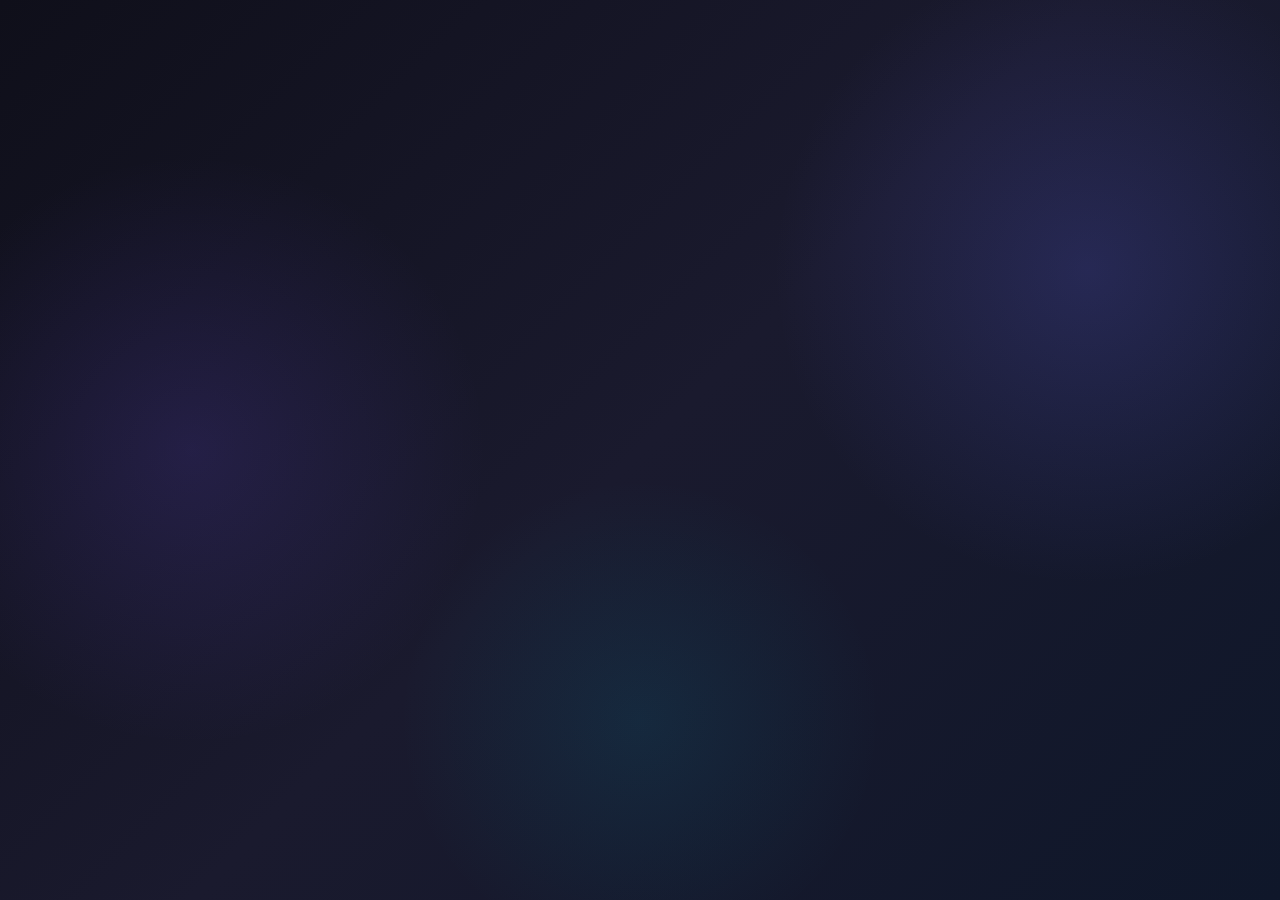
<file: index.html>
<!DOCTYPE html>
<html lang="en">
<head>
    <meta charset="UTF-8">
    <meta http-equiv="refresh" content="0; url=html/index.html">
    <meta name="viewport" content="width=device-width, initial-scale=1.0">
    <title>Login Form</title>
</head>
<body>
</body>
</html>
</file>
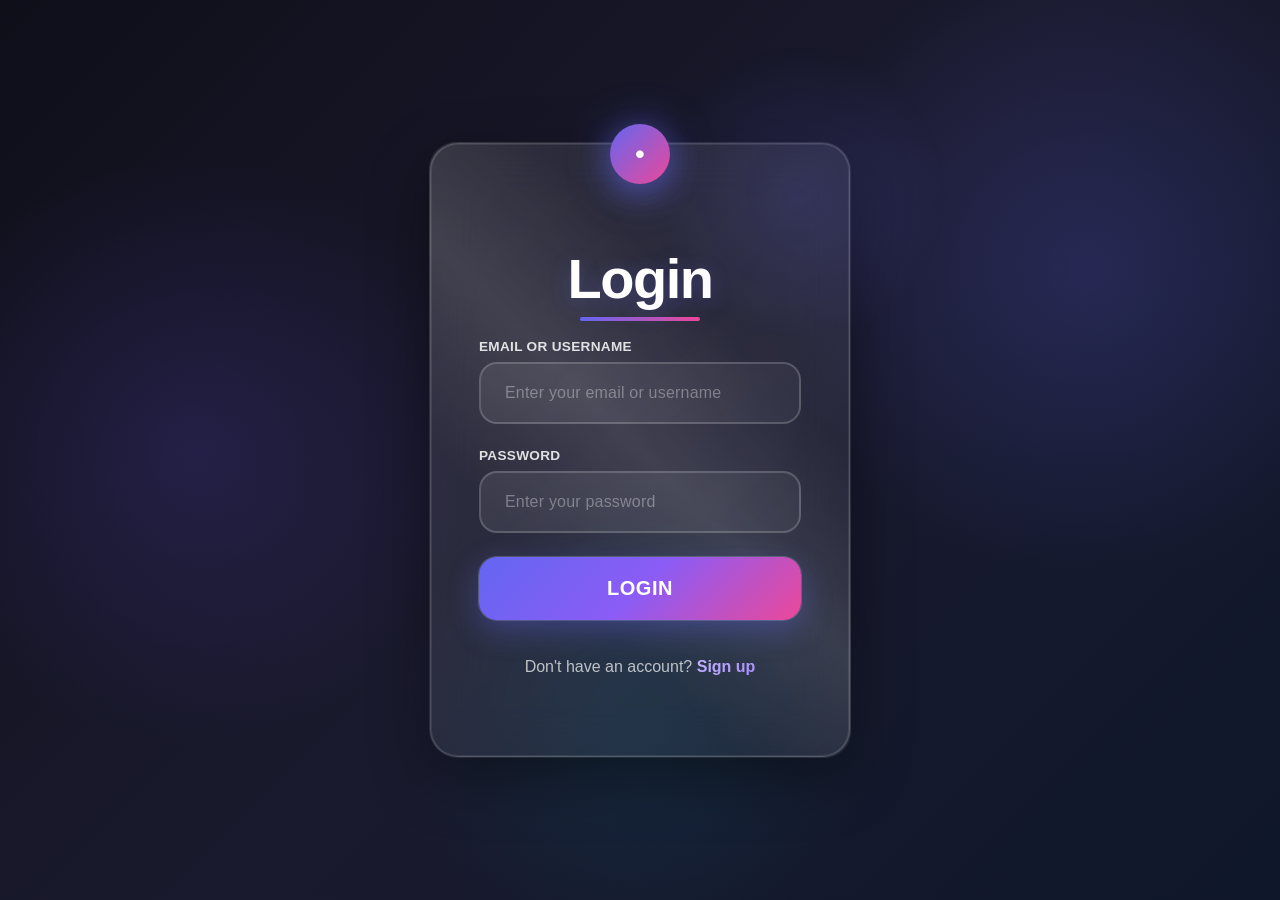
<file: html/index.html>
<!DOCTYPE html>
<html lang="en">

<head>
    <meta charset="UTF-8">
    <meta name="viewport" content="width=device-width, initial-scale=1.0">
    <title>Login Page</title>
    <link rel="stylesheet" href="../css/design.css">
    <link rel="stylesheet" href="../css/container.css">
    <link rel="stylesheet" href="../css/inputs.css">
    <link rel="stylesheet" href="../css/buttons.css">
    <link rel="stylesheet" href="../css/texts.css">
    <link rel="stylesheet" href="../animate/animate.css">
</head>

<body class="wholebody">
    <main class="login-container">
        <section class="login-card">
            <div class="login-icon" aria-hidden="true">•</div>
            <h1 class="logtext">Login</h1>
            <form action="../html/button.html" method="get">
                <div class="inbox">
                    <div class="input-group">
                        <label for="email">Email or Username</label>
                        <input type="text" id="email" name="email" placeholder="Enter your email or username" autocomplete="username" required>
                    </div>
                    <div class="input-group">
                        <label for="password">Password</label>
                        <input type="password" id="password" name="password" placeholder="Enter your password" autocomplete="current-password" required>
                    </div>
                </div>
                
                <div class="form-actions">
                    <button type="submit" class="login-btn" id="loginBtn">Login</button>
                </div>
                
                <p class="signup-text">
                    Don't have an account? <a href="../html/index.html" class="signup-link">Sign up</a>
                </p>
            </form>
        </section>
    </main>


</body>

</html>
</file>
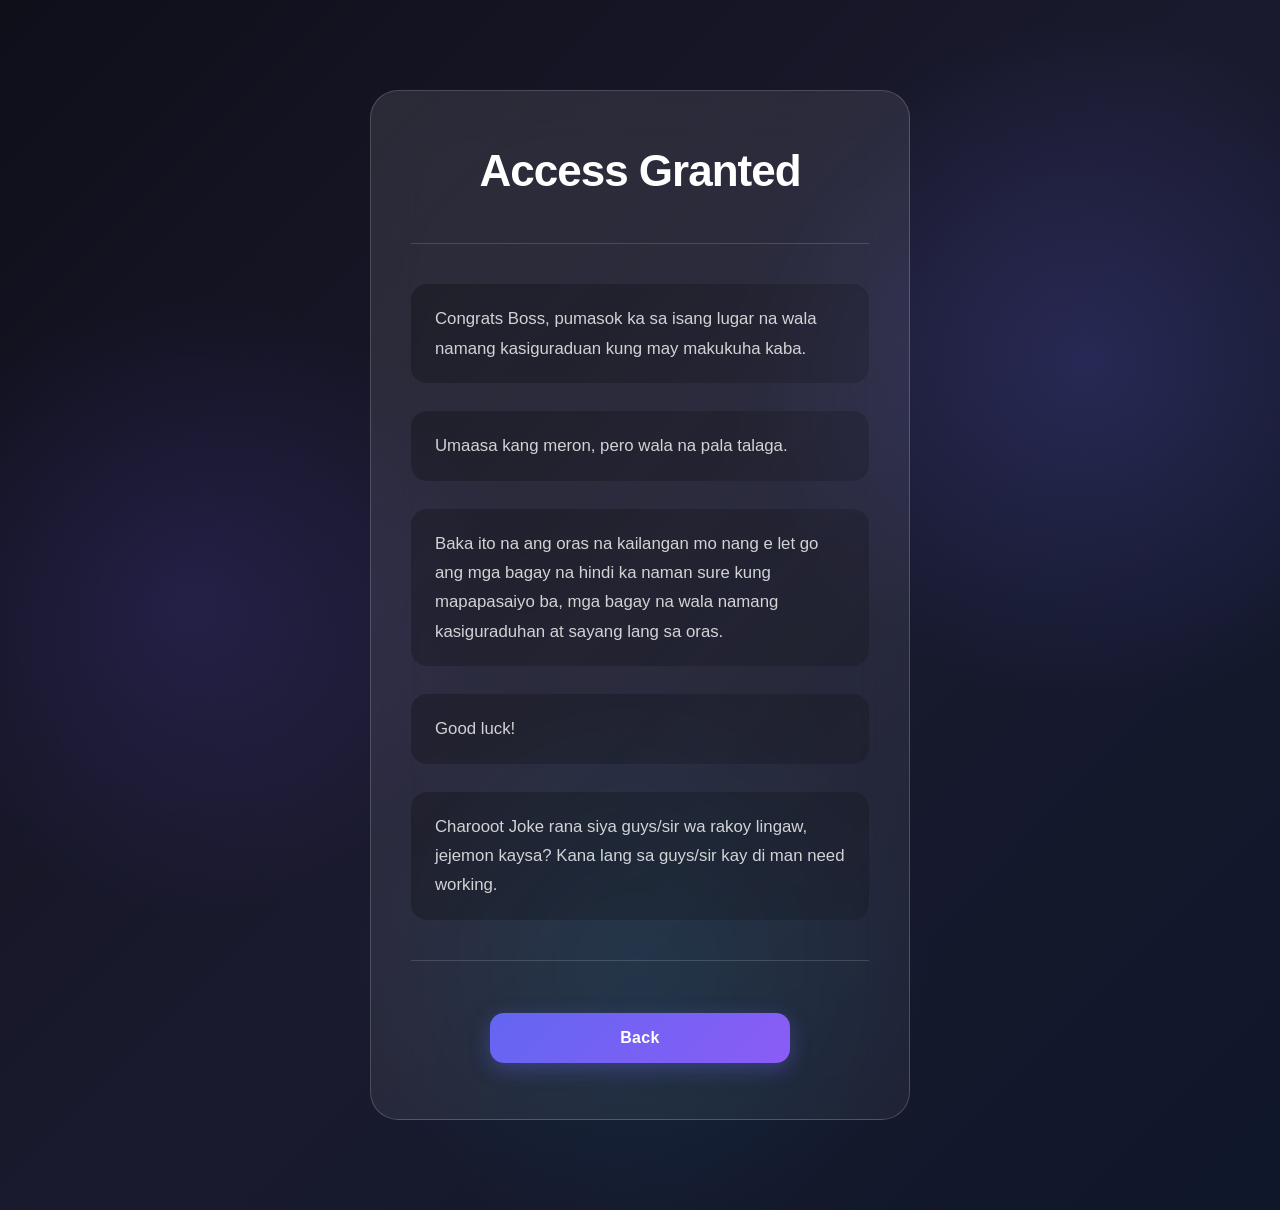
<file: html/button.html>
<!DOCTYPE html>
<html lang="en">
<head>
    <meta charset="UTF-8">
    <meta name="viewport" content="width=device-width, initial-scale=1.0">
    <title>Success</title>
    <link rel="stylesheet" href="../css/design.css">
    <link rel="stylesheet" href="../css/container.css">
    <link rel="stylesheet" href="../css/inputs.css">
    <link rel="stylesheet" href="../css/buttons.css">
    <link rel="stylesheet" href="../css/texts.css">
    <link rel="stylesheet" href="../animate/animate.css">
</head>
<body class="wholebody">
    <main class="message-container">
        <article class="message-card">
            <header class="message-header">
                <h1>Access Granted</h1>
                
            </header>
            <div class="message-content">
                <p>
                    Congrats Boss, pumasok ka sa isang lugar na wala namang kasiguraduan kung may makukuha kaba.
                </p>
                <p>
                    Umaasa kang meron, pero wala na pala talaga.
                </p>
                <p>
                    Baka ito na ang oras na kailangan mo nang e let go ang mga bagay na hindi ka naman sure kung mapapasaiyo ba, mga bagay na wala namang kasiguraduhan at sayang lang sa oras.
                </p>
                <p>   
                    Good luck!
                </p> 
                <p>
                    Charooot Joke rana siya guys/sir wa rakoy lingaw, jejemon kaysa? Kana lang sa guys/sir kay di man need working.
                </p>
            </div>
            <footer class="message-footer">
                <a href="../html/index.html" class="back-btn" aria-label="Return to authentication portal">Back</a>
            </footer>
        </article>
    </main>
</body>
</html>
</file>
<file: css/design.css>
.wholebody {
    justify-content: center;
    align-items: center;
    margin: 0;
    display: flex;
    background: 
        radial-gradient(circle at 15% 50%, rgba(120, 86, 255, 0.15) 0%, transparent 25%),
        radial-gradient(circle at 85% 30%, rgba(99, 102, 241, 0.2) 0%, transparent 25%),
        radial-gradient(circle at 50% 80%, rgba(6, 182, 212, 0.1) 0%, transparent 25%),
        linear-gradient(135deg, #0f0f1a 0%, #1a1a2e 50%, #0f172a 100%);
    min-height: 100vh;
    font-family: 'Inter', -apple-system, BlinkMacSystemFont, 'Segoe UI', Roboto, sans-serif;
}

/* Responsive Design */
@media (max-width: 768px) {
    .wholebody {
        padding: 20px;
    }
}

@media (max-width: 480px) {
    .wholebody {
        padding: 16px;
    }
}

@media (max-width: 380px) {
    .wholebody {
        padding: 12px;
    }
}
</file>
<file: css/container.css>
.login-container {
    display: flex;
    justify-content: center;
    align-items: center;
    width: 100%;
}

.login-card {
    position: relative;
    margin-top: 10vh;
    margin-bottom: 10vh ;
    background: linear-gradient(135deg, rgba(255, 255, 255, 0.1) 0%, rgba(255, 255, 255, 0.05) 100%);
    backdrop-filter: blur(24px);
    -webkit-backdrop-filter: blur(24px);
    display: flex;
    flex-direction: column;
    justify-content: center;
    padding: 56px 48px;
    border-radius: 28px;
    width: 420px;
    box-sizing: border-box;
    box-shadow: 
        0 20px 60px rgba(0, 0, 0, 0.4),
        0 0 0 1px rgba(255, 255, 255, 0.12),
        inset 0 0 0 1px rgba(255, 255, 255, 0.08);
    transition: transform 0.4s cubic-bezier(0.34, 1.56, 0.64, 1), box-shadow 0.4s ease, border-color 0.3s ease;
    border: 1px solid rgba(255, 255, 255, 0.18);
}

.login-card:hover {
    transform: translateY(-6px) scale(1.01);
    box-shadow: 
        0 30px 80px rgba(0, 0, 0, 0.5),
        0 0 0 1px rgba(255, 255, 255, 0.2),
        inset 0 0 0 1px rgba(255, 255, 255, 0.12);
    border-color: rgba(99, 102, 241, 0.3);
}

.message {
    align-items: center;
}

/* Semantic class for screen readers */
.visually-hidden {
    position: absolute;
    width: 1px;
    height: 1px;
    padding: 0;
    margin: -1px;
    overflow: hidden;
    clip: rect(0, 0, 0, 0);
    white-space: nowrap;
    border: 0;
}

/* Message card improvements */
.message-card {
    position: relative;
    margin: 10vh auto;
    max-width: 900px;
    width: calc(100% - 40vh);
    background: linear-gradient(135deg, rgba(255, 255, 255, 0.1) 0%, rgba(255, 255, 255, 0.05) 100%);
    backdrop-filter: blur(24px);
    -webkit-backdrop-filter: blur(24px);
    border-radius: 28px;
    padding: 56px 40px;
    border: 1px solid rgba(255, 255, 255, 0.18);
    box-sizing: border-box;
}

.message-content p {
    transition: all 0.3s cubic-bezier(0.4, 0, 0.2, 1);
}

.message-header {
    display: flex;
    flex-direction: column;
    align-items: center;
    margin-bottom: 40px;
    padding-bottom: 32px;
    border-bottom: 1px solid rgba(255, 255, 255, 0.15);
}

.message-header h1 {
    font-family: 'Inter', -apple-system, BlinkMacSystemFont, 'Segoe UI', Roboto, sans-serif;
    font-weight: 700;
    font-size: 2.75rem;
    color: #ffffff;
    margin: 0 0 16px 0;
    line-height: 1.1;
    letter-spacing: -1px;
    text-align: center;
}



@keyframes successPulse {
    0%, 100% {
        box-shadow: 0 8px 30px rgba(99, 102, 241, 0.5);
        transform: scale(1);
    }
    50% {
        box-shadow: 0 8px 40px rgba(99, 102, 241, 0.7);
        transform: scale(1.05);
    }
}

.message-content {
    display: flex;
    flex-direction: column;
    gap: 28px;
    color: rgba(255, 255, 255, 0.8);
    font-family: 'Inter', -apple-system, BlinkMacSystemFont, 'Segoe UI', Roboto, sans-serif;
    font-size: 1.05rem;
    line-height: 1.75;
}

.message-content p {
    margin: 0;
    padding: 20px 24px;
    background: linear-gradient(135deg, rgba(0, 0, 0, 0.25) 0%, rgba(0, 0, 0, 0.15) 100%);
    border-radius: 16px;
    
    transition: all 0.3s ease;
    position: relative;
}

.message-content p::before {
    content: '';
    position: absolute;
    left: 12px;
    top: 20px;
    bottom: 20px;
    width: 3px;
    
    border-radius: 2px;
    opacity: 0.6;
}

.message-content p:hover {
    background: linear-gradient(135deg, rgba(0, 0, 0, 0.35) 0%, rgba(0, 0, 0, 0.25) 100%);
    transform: translateX(8px);
    border-left-color: #818cf8;
}

.message-footer {
    margin-top: 40px;
    padding-top: 32px;
    border-top: 1px solid rgba(255, 255, 255, 0.15);
    text-align: center;
}

.message-footer p {
    color: rgba(255, 255, 255, 0.65);
    margin: 14px 0;
    font-style: italic;
}

.message-footer em {
    font-style: italic;
    color: #818cf8;
}

.message-footer strong {
    color: #a78bfa;
    font-size: 1.1rem;
    font-weight: 700;
    letter-spacing: 0.5px;
    text-transform: uppercase;
}

.message-footer small {
    color: rgba(255, 255, 255, 0.4);
    font-size: 0.9rem;
    font-weight: 500;
}

/* Responsive Design */
@media (max-width: 1200px) {
    .message-card {
        width: calc(100% - 20vh);
    }
}

@media (max-width: 1024px) {
    .message-card {
        width: calc(100% - 10vh);
    }
}

@media (max-width: 768px) {
    .login-card {
        width: 100%;
        max-width: 420px;
        padding: 48px 36px;
        margin-top: 8vh;
        border-radius: 24px;
    }
    
    .message-card {
        width: calc(100% - 6vh);
        padding: 48px 32px;
        margin: 8vh auto;
    }
    
    .message-header h1 {
        font-size: 2.25rem;
    }
    
    .message-content {
        font-size: 1rem;
        gap: 24px;
    }
    
    .message-header {
        margin-bottom: 32px;
        padding-bottom: 24px;
    }
}

@media (max-width: 640px) {
    .message-card {
        width: calc(100% - 4vh);
        margin: 5vh auto;
        padding: 40px 28px;
    }
    
    .message-header h1 {
        font-size: 2rem;
    }
    
    .message-content {
        font-size: 0.95rem;
        gap: 20px;
    }
    
    .message-content p {
        padding: 18px 20px;
    }
}

@media (max-width: 480px) {
    .login-card {
        padding: 40px 28px;
        margin-top: 6vh;
        border-radius: 22px;
    }
    
    .message-card {
        width: calc(100% - 32px);
        margin: 3vh auto;
        padding: 36px 24px;
        border-radius: 24px;
    }
    
    .message-header h1 {
        font-size: 1.85rem;
    }
    
    .message-content {
        font-size: 0.92rem;
        gap: 18px;
    }
    
    .message-content p {
        padding: 16px 18px;
    }
    
    .message-content p:hover {
        transform: translateX(4px);
    }
    
    .message-footer {
        margin-top: 32px;
        padding-top: 24px;
    }
    
    .status-badge {
        width: 50px;
        height: 50px;
        font-size: 2rem;
    }
}

@media (max-width: 380px) {
    .login-card {
        padding: 32px 20px;
        margin-top: 5vh;
        border-radius: 20px;
    }
    
    .message-card {
        width: calc(100% - 24px);
        margin: 2vh auto;
        padding: 32px 20px;
        border-radius: 20px;
    }
    
    .message-header h1 {
        font-size: 1.65rem;
        letter-spacing: -0.5px;
    }
    
    .message-header {
        margin-bottom: 28px;
        padding-bottom: 20px;
    }
    
    .message-content {
        font-size: 0.88rem;
        gap: 16px;
        line-height: 1.65;
    }
    
    .message-content p {
        padding: 14px 16px;
    }
    
    .message-content p::before {
        left: 8px;
        top: 14px;
        bottom: 14px;
        width: 2px;
    }
    
    .message-footer {
        margin-top: 28px;
        padding-top: 20px;
    }
    
    .message-footer p {
        font-size: 0.85rem;
        margin: 12px 0;
    }
    
    .message-footer strong {
        font-size: 1rem;
    }
    
    .message-footer small {
        font-size: 0.8rem;
    }
    
    .status-badge {
        width: 45px;
        height: 45px;
        font-size: 1.75rem;
    }
}

/* Extra small devices */
@media (max-width: 320px) {
    .message-card {
        width: calc(100% - 16px);
        margin: 2vh auto;
        padding: 28px 16px;
        border-radius: 18px;
    }
    
    .message-header h1 {
        font-size: 1.5rem;
    }
    
    .message-content {
        font-size: 0.85rem;
        gap: 14px;
    }
    
    .message-content p {
        padding: 12px 14px;
    }
}
</file>
<file: css/inputs.css>
.inbox {
    display: flex;
    flex-direction: column;
    gap: 24px;
}

.input-group {
    width: 100%;
}

.inbox input {
    width: 100%;
    box-sizing: border-box;
    padding: 20px 24px;
    border: 2px solid rgba(255, 255, 255, 0.18);
    border-radius: 18px;
    font-size: 1rem;
    font-family: 'Inter', -apple-system, BlinkMacSystemFont, 'Segoe UI', Roboto, sans-serif;
    transition: all 0.3s cubic-bezier(0.4, 0, 0.2, 1);
    background: linear-gradient(135deg, rgba(255, 255, 255, 0.08) 0%, rgba(255, 255, 255, 0.04) 100%);
    color: #ffffff;
    outline: none;
    letter-spacing: 0.2px;
}

.inbox input::placeholder {
    color: rgba(255, 255, 255, 0.35);
    font-weight: 400;
}

.inbox input:hover {
    border-color: rgba(255, 255, 255, 0.4);
    background: linear-gradient(135deg, rgba(255, 255, 255, 0.1) 0%, rgba(255, 255, 255, 0.06) 100%);
}

.inbox input:focus {
    border-color: #818cf8;
    background: linear-gradient(135deg, rgba(255, 255, 255, 0.12) 0%, rgba(255, 255, 255, 0.08) 100%);
    box-shadow: 0 0 0 6px rgba(99, 102, 241, 0.2);
}

/* Label styling */
.inbox label {
    display: block;
    margin-bottom: 8px;
    font-size: 0.85rem;
    font-weight: 600;
    color: rgba(255, 255, 255, 0.85);
    font-family: 'Inter', -apple-system, BlinkMacSystemFont, 'Segoe UI', Roboto, sans-serif;
    letter-spacing: 0.3px;
    text-transform: uppercase;
}

/* Responsive Design */
@media (max-width: 768px) {
    .inbox input {
        padding: 18px 20px;
        font-size: 0.95rem;
    }
}

@media (max-width: 480px) {
    .inbox {
        gap: 20px;
    }
    
    .inbox input {
        padding: 16px 20px;
        font-size: 0.95rem;
        border-radius: 16px;
    }
}

@media (max-width: 380px) {
    .inbox {
        gap: 16px;
    }
    
    .inbox label {
        font-size: 0.8rem;
    }
    
    .inbox input {
        padding: 14px 18px;
        font-size: 0.9rem;
    }
}
</file>
<file: css/buttons.css>
/* Form actions */
.form-actions {
    display: flex;
    justify-content: center;
    margin-top: 24px;
}

/* Button styling */
.login-btn {
    display: inline-block;
    padding: 20px 48px;
    font-size: 1.05rem;
    font-weight: 700;
    font-family: 'Inter', -apple-system, BlinkMacSystemFont, 'Segoe UI', Roboto, sans-serif;
    color: #ffffff;
    background: linear-gradient(135deg, #6366f1 0%, #8b5cf6 50%, #a78bfa 100%);
    border: none;
    border-radius: 18px;
    cursor: pointer;
    transition: all 0.3s cubic-bezier(0.4, 0, 0.2, 1);
    box-shadow: 0 6px 20px rgba(99, 102, 241, 0.4);
    width: 100%;
    letter-spacing: 0.4px;
    position: relative;
    overflow: hidden;
}

.login-btn::before {
    content: '';
    position: absolute;
    top: 0;
    left: -100%;
    width: 100%;
    height: 100%;
    background: linear-gradient(90deg, transparent, rgba(255, 255, 255, 0.2), transparent);
    transition: left 0.5s ease;
}

.login-btn:hover {
    transform: translateY(-3px);
    box-shadow: 0 12px 30px rgba(99, 102, 241, 0.6);
    background: linear-gradient(135deg, #8b5cf6 0%, #6366f1 50%, #a78bfa 100%);
}

.login-btn:hover::before {
    left: 100%;
}

.login-btn:active {
    transform: translateY(-1px);
    box-shadow: 0 8px 20px rgba(99, 102, 241, 0.5);
}

.login-btn:focus {
    outline: none;
    box-shadow: 0 0 0 6px rgba(99, 102, 241, 0.25), 0 8px 20px rgba(99, 102, 241, 0.5);
}

.back-btn {
    display: inline-block;
    margin-top: 20px;
    padding: 16px 36px;
    background: linear-gradient(135deg, #6366f1 0%, #8b5cf6 100%);
    color: white;
    text-decoration: none;
    border-radius: 14px;
    font-weight: 700;
    font-family: 'Inter', -apple-system, BlinkMacSystemFont, 'Segoe UI', Roboto, sans-serif;
    font-size: 1rem;
    transition: all 0.3s cubic-bezier(0.4, 0, 0.2, 1);
    box-shadow: 0 6px 20px rgba(99, 102, 241, 0.35);
    letter-spacing: 0.3px;
    width: 100%;
    max-width: 300px;
    text-align: center;
    box-sizing: border-box;
}

.back-btn:hover {
    transform: translateY(-3px);
    box-shadow: 0 10px 30px rgba(99, 102, 241, 0.55);
    background: linear-gradient(135deg, #8b5cf6 0%, #6366f1 100%);
}

.back-btn:active {
    transform: translateY(-1px);
}

/* Responsive Design */
@media (max-width: 768px) {
    .login-btn {
        padding: 18px 36px;
        font-size: 1rem;
    }
}

@media (max-width: 480px) {
    .login-btn {
        padding: 16px 32px;
        font-size: 1rem;
    }
    
    .form-actions {
        margin-top: 24px;
    }
    
    .back-btn {
        padding: 14px 28px;
        font-size: 0.95rem;
    }
}

@media (max-width: 380px) {
    .login-btn {
        padding: 14px 28px;
        font-size: 0.95rem;
    }
    
    .back-btn {
        padding: 12px 24px;
        font-size: 0.85rem;
    }
}
</file>
<file: css/texts.css>
.logtext {
    position: relative;
    font-family: 'Inter', 'Helvetica Neue', Arial, sans-serif;
    font-weight: 800;
    font-size: 3.5rem;
    color: #ffffff;
    text-align: center;
    letter-spacing: -1.5px;
    line-height: 1.15;
    text-shadow: 0 4px 20px rgba(99, 102, 241, 0.3);
    margin-bottom: 28px;
}


.login-icon {
    font-size: 4rem;
    text-align: center;
    margin-bottom: 24px;
    animation: iconFloat 3s ease-in-out infinite;
    filter: drop-shadow(0 0 20px rgba(99, 102, 241, 0.4));
}

@keyframes iconFloat {
    0%, 100% {
        transform: translateY(0);
    }
    50% {
        transform: translateY(-8px);
    }
}

/* Signup text */
.signup-text {
    text-align: center;
    margin-top: 32px;
    font-size: 1.05rem;
    color: rgba(255, 255, 255, 0.75);
    font-family: 'Inter', -apple-system, BlinkMacSystemFont, 'Segoe UI', Roboto, sans-serif;
    font-weight: 500;
}

.signup-link {
    color: #818cf8;
    text-decoration: none;
    font-weight: 700;
    transition: all 0.3s ease;
    padding: 2px 0;
    border-bottom: 2px solid transparent;
    display: inline-block;
}

.signup-link:hover {
    color: #a78bfa;
    border-bottom-color: #a78bfa;
    transform: translateX(4px);
}

/* Responsive Design */
@media (max-width: 768px) {
    .logtext {
        font-size: 2.75rem;
    }
    
    .login-icon {
        font-size: 3.5rem;
    }
    
    .signup-text {
        font-size: 0.95rem;
    }
}

@media (max-width: 480px) {
    .logtext {
        font-size: 2.25rem;
        margin-bottom: 24px;
    }
    
    .login-icon {
        font-size: 3rem;
        margin-bottom: 20px;
    }
    
    .signup-text {
        font-size: 0.9rem;
    }
}

@media (max-width: 380px) {
    .logtext {
        font-size: 2rem;
    }
    
    .login-icon {
        font-size: 2.5rem;
    }
    
    .signup-text {
        font-size: 0.85rem;
    }
}
</file>
